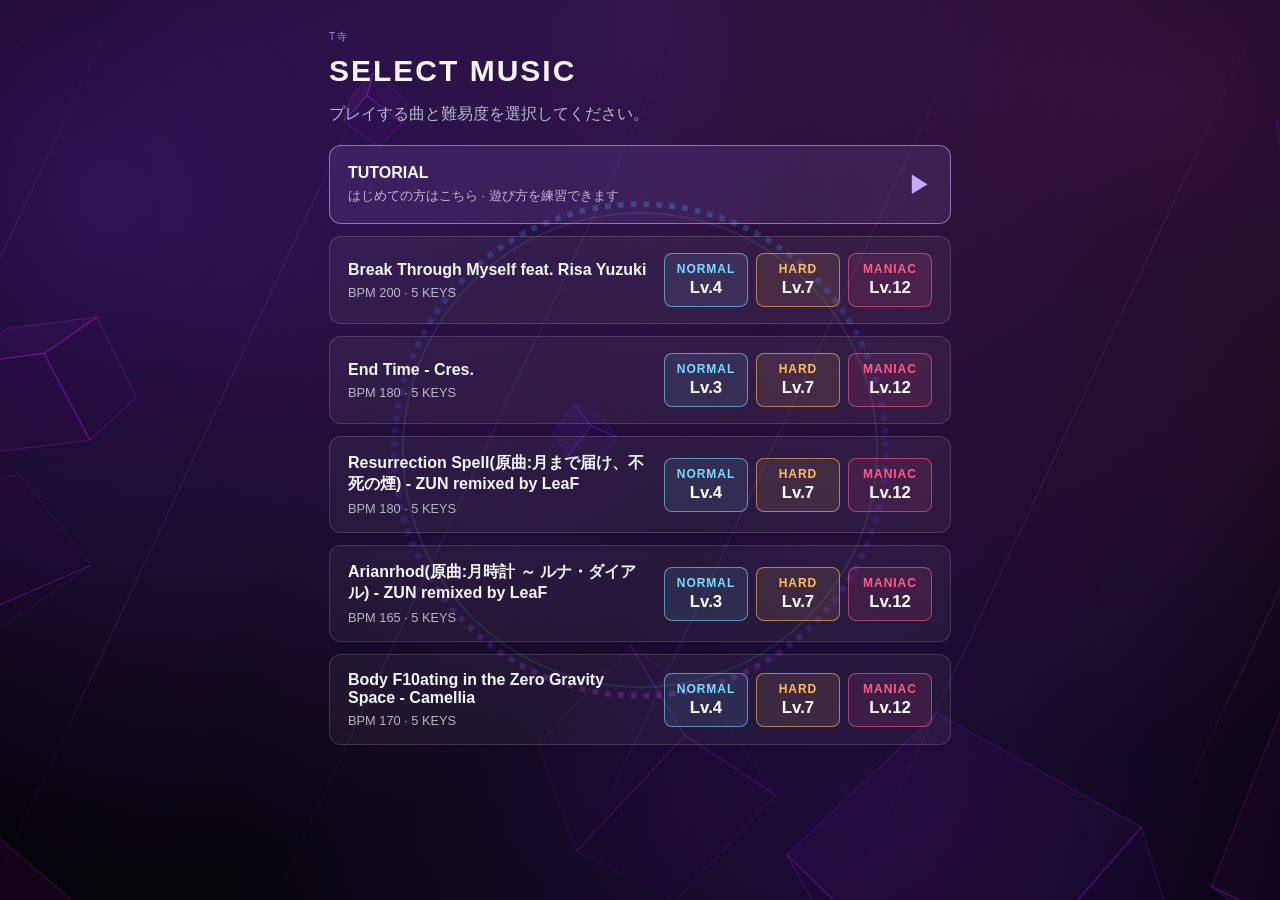
<file: index.html>
<!DOCTYPE html>
<html lang="ja">
<head>
  <meta charset="UTF-8">
  <meta name="viewport" content="width=device-width, initial-scale=1.0">
  <title>RhythmGame - 5 Keys</title>
  <link rel="stylesheet" href="style.css">
  <script src="songs.js" defer></script>
  <script src="game.js" defer></script>
  <script src="spectrum.js" defer></script>
  <script src="cubes.js" defer></script>
</head>
<body>
  <main class="game">

    <!-- 曲選択画面 -->
    <section id="songSelectScreen" class="screen">
      <header class="game-header">
        <div>
          <p class="eyebrow">T寺</p>
          <h1>SELECT MUSIC</h1>
        </div>
      </header>

      <p class="screen-description">
        プレイする曲と難易度を選択してください。
      </p>

      <div id="songList" class="song-list">
        <!-- 曲一覧はgame.jsから生成 -->
      </div>
    </section>

    <!-- ゲーム画面 -->
    <section id="gameScreen" class="screen" hidden>
      <header class="game-header">
        <div>
          <p class="eyebrow">T寺</p>
          <h1>RHYTHM GAME</h1>
          <p id="currentSongTitle" class="current-song-title"></p>
        </div>
        <div class="score-panel">
          <span>SCORE</span>
          <strong id="score">000000</strong>
        </div>
      </header>


      <section class="game-info">
            <span id="status">READY</span>
            <span>COMBO <strong id="combo">0</strong></span>
            <span>MISS <strong id="missCount">0</strong></span>
            <span>ACCURACY <strong id="playAccuracy">0.00%</strong></span>
            <span>5 KEYS</span>
      </section>


      <section class="playfield" id="playfield"
        aria-label="5鍵盤のゲーム画面">
        <div class="lanes" id="lanes"></div>
        <div class="judgment-line"></div>
        <div class="hit-flash" id="hitFlash"></div>
        <div id="judgmentPopup" class="judgment-popup" aria-live="polite"></div>
        <div id="tutorialMessage" class="tutorial-message" aria-live="polite" hidden></div>
        <div class="lane-labels" id="laneLabels"></div>
      </section>

      <!-- GROOVE GAUGE・SCOREパネル -->
      <section class="iidx-panel" aria-label="ゲージとスコア">
        <div class="gauge-row">
          <span class="gauge-label">GROOVE GAUGE</span>
          <div class="gauge-bar" id="gaugeBar">
            <div class="gauge-fill"></div>
          </div>
          <strong class="gauge-value"><span id="gaugeValue">22</span>%</strong>
        </div>
        <div class="panel-row">
          <div class="digital-box">
            <span>SCORE</span>
            <strong id="panelScore">000000</strong>
          </div>
          <div class="digital-box">
            <span>MAX COMBO</span>
            <strong id="panelMaxCombo">0</strong>
          </div>
        </div>
      </section>

      <section class="controls">
        <button id="startButton" type="button">ゲーム開始</button>
        <button id="backButton" type="button">曲選択に戻る</button>
        <p>キーボード：G H J K L</p>
        <p>スマホ：画面下の5レーンをタップ</p>
      </section>

      <div class="volume-control">
        <label for="volumeSlider">音量</label>
        <input
          type="range"
          id="volumeSlider"
          min="0"
          max="100"
          value="15"
        >
        <span id="volumeValue">15%</span>
      </div>
    </section>

    
    <!-- リザルト画面 -->
    <section id="resultScreen" class="screen" hidden>
    <header class="game-header">
        <div>
        <p class="eyebrow">T寺</p>
        <h1>RESULT</h1>
        <p id="resultSongTitle" class="current-song-title"></p>
        </div>
    </header>

    <div class="result-score">
        <span>SCORE</span>
        <strong id="resultScore">000000</strong>
    </div>

    <p id="resultClear" class="result-clear"></p>

    <div class="result-stats">
        <div class="result-stat">
        <span>MAX COMBO</span>
        <strong id="resultMaxCombo">0</strong>
        </div>
        <div class="result-stat">
        <span>MISS</span>
        <strong id="resultMiss">0</strong>
        </div>
        <p class="result-stat">
        正確度
        <span id="resultAccuracy">0.00%</span>
        </p>
    </div>

    <div class="result-judgments">
        <div>
        <span>PERFECT</span>
        <strong id="resultPerfect">0</strong>
        </div>
        <div>
        <span>GREAT</span>
        <strong id="resultGreat">0</strong>
        </div>
        <div>
        <span>MISS</span>
        <strong id="resultMissCount">0</strong>
        </div>
    </div>

    <section class="controls">
        <button id="retryButton" type="button">もう一度プレイ</button>
        <button id="resultBackButton" type="button">曲選択に戻る</button>
    </section>
    </section>


  </main>
</body>
</html>
</file>
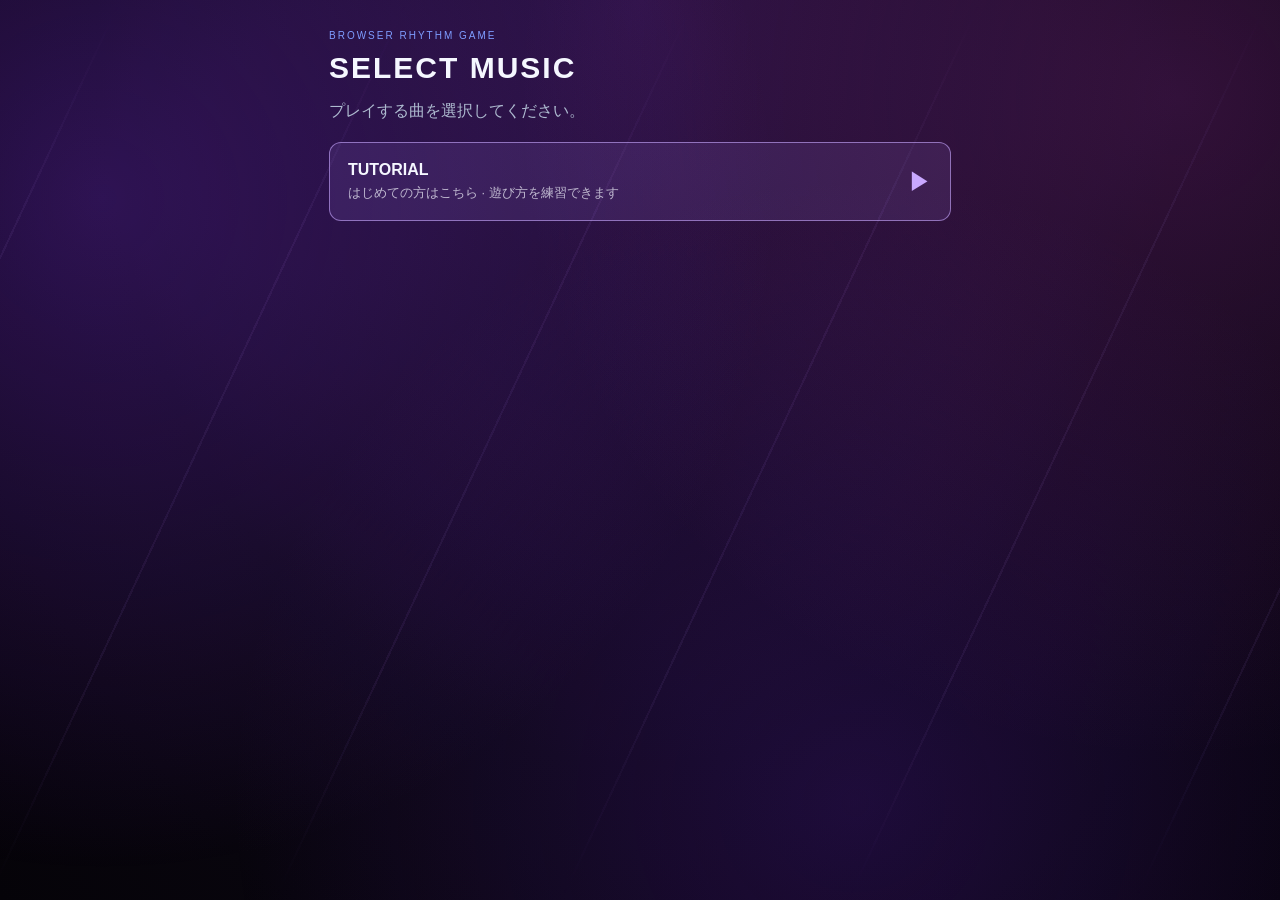
<file: indenx.html>
<!DOCTYPE html>
<html lang="ja">
<head>
  <meta charset="UTF-8">
  <meta name="viewport" content="width=device-width, initial-scale=1.0">
  <title>RhythmGame - 7 Keys</title>
  <link rel="stylesheet" href="style.css">
  <script src="game.js" defer></script>
</head>
<body>
  <main class="game">

    <!-- 曲選択画面 -->
    <section id="songSelectScreen" class="screen">
      <header class="game-header">
        <div>
          <p class="eyebrow">BROWSER RHYTHM GAME</p>
          <h1>SELECT MUSIC</h1>
        </div>
      </header>

      <p class="screen-description">
        プレイする曲を選択してください。
      </p>

      <div id="songList" class="song-list">
        <!-- 曲一覧はgame.jsから生成 -->
      </div>
    </section>

    <!-- ゲーム画面 -->
    <section id="gameScreen" class="screen" hidden>
      <header class="game-header">
        <div>
          <p class="eyebrow">BROWSER RHYTHM GAME</p>
          <h1>RHYTHM GAME</h1>
          <p id="currentSongTitle" class="current-song-title"></p>
        </div>
        <div class="score-panel">
          <span>SCORE</span>
          <strong id="score">000000</strong>
        </div>
      </header>


      <section class="game-info">
            <span id="status">READY</span>
            <span>COMBO <strong id="combo">0</strong></span>
            <span>MISS <strong id="missCount">0</strong></span>
            <span>ACCURACY <strong id="playAccuracy">0.00%</strong></span>
            <span>7 KEYS</span>
      </section>


      <section class="playfield" id="playfield"
        aria-label="7鍵盤のゲーム画面">
        <div class="lanes" id="lanes"></div>
        <div class="judgment-line"></div>
        <div class="hit-flash" id="hitFlash"></div>
        <div id="judgmentPopup" class="judgment-popup" aria-live="polite"></div>
        <div class="lane-labels" id="laneLabels"></div>
      </section>

      <section class="controls">
        <button id="startButton" type="button">ゲーム開始</button>
        <button id="backButton" type="button">曲選択に戻る</button>
        <p>キーボード：D F G Space J K L</p>
        <p>スマホ：画面下の7レーンをタップ</p>
      </section>

      <div class="volume-control">
        <label for="volumeSlider">音量</label>
        <input
          type="range"
          id="volumeSlider"
          min="0"
          max="100"
          value="15"
        >
        <span id="volumeValue">15%</span>
      </div>
    </section>

    
    <!-- リザルト画面 -->
    <section id="resultScreen" class="screen" hidden>
    <header class="game-header">
        <div>
        <p class="eyebrow">BROWSER RHYTHM GAME</p>
        <h1>RESULT</h1>
        <p id="resultSongTitle" class="current-song-title"></p>
        </div>
    </header>

    <div class="result-score">
        <span>SCORE</span>
        <strong id="resultScore">000000</strong>
    </div>

    <div class="result-stats">
        <div class="result-stat">
        <span>MAX COMBO</span>
        <strong id="resultMaxCombo">0</strong>
        </div>
        <div class="result-stat">
        <span>MISS</span>
        <strong id="resultMiss">0</strong>
        </div>
        <p class="result-stat">
        正確度
        <span id="resultAccuracy">0.00%</span>
        </p>
    </div>

    <div class="result-judgments">
        <div>
        <span>PERFECT</span>
        <strong id="resultPerfect">0</strong>
        </div>
        <div>
        <span>GREAT</span>
        <strong id="resultGreat">0</strong>
        </div>
        <div>
        <span>MISS</span>
        <strong id="resultMissCount">0</strong>
        </div>
    </div>

    <section class="controls">
        <button id="retryButton" type="button">もう一度プレイ</button>
        <button id="resultBackButton" type="button">曲選択に戻る</button>
    </section>
    </section>


  </main>
</body>
</html>
</file>
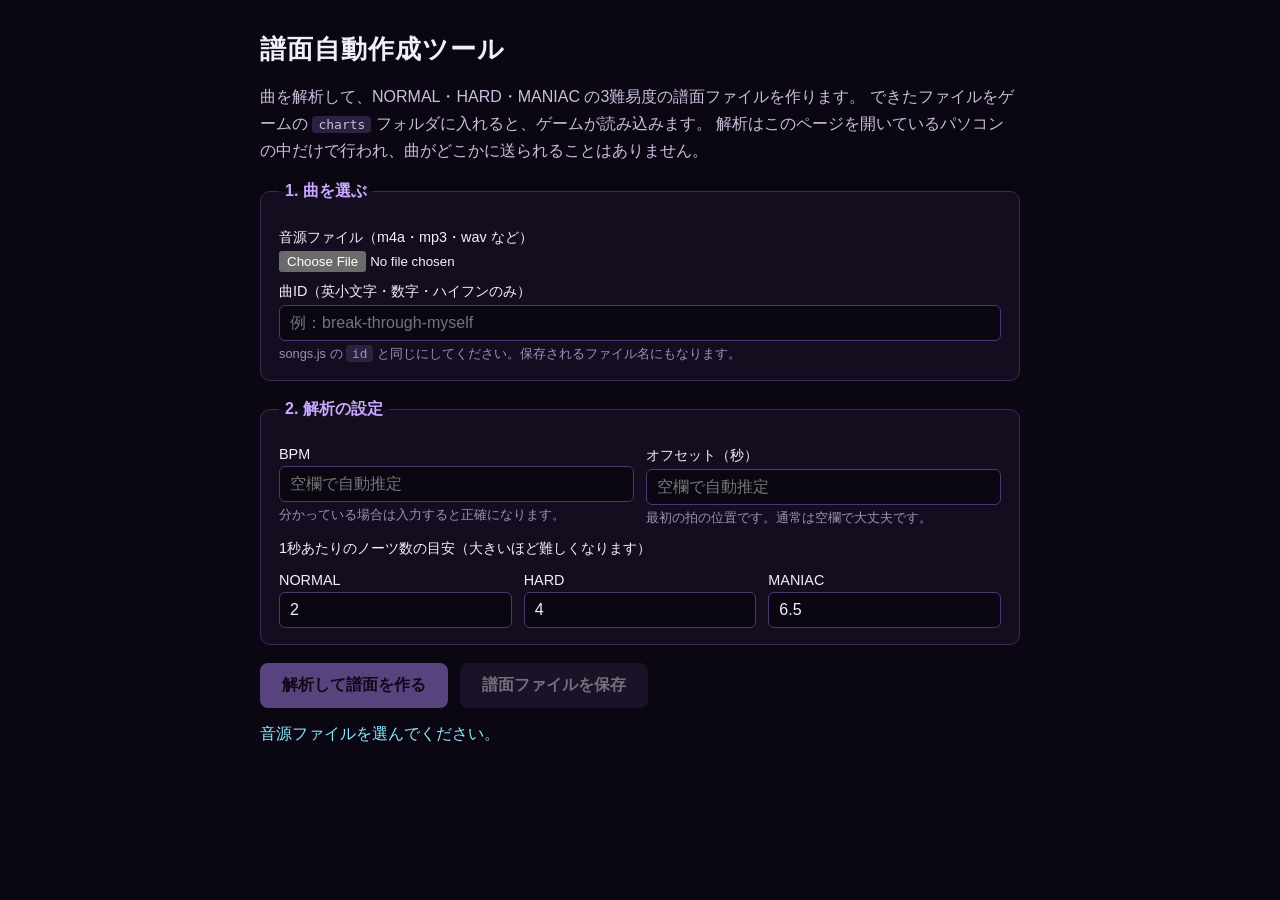
<file: tool/chart-maker.html>
<!DOCTYPE html>
<html lang="ja">
<head>
  <meta charset="UTF-8">
  <meta name="viewport" content="width=device-width, initial-scale=1.0">
  <title>譜面自動作成ツール</title>
  <style>
    :root {
      color-scheme: dark;
      font-family: "Segoe UI", "Yu Gothic UI", sans-serif;
      background: #0b0712;
      color: #f3eefc;
    }
    body { margin: 0; }
    main { width: min(100% - 32px, 760px); margin: 32px auto; }
    h1 { font-size: 1.6rem; margin: 0 0 4px; letter-spacing: 0.04em; }
    p { line-height: 1.7; color: #c9bfdc; }
    fieldset {
      margin: 0 0 18px;
      padding: 16px 18px;
      border: 1px solid #3a2a55;
      border-radius: 10px;
      background: #140d20;
    }
    legend { padding: 0 6px; color: #c9a8ff; font-weight: 700; }
    label { display: block; margin: 10px 0 4px; font-size: 0.9rem; }
    .hint { font-size: 0.8rem; color: #9d90b5; margin: 2px 0 0; }
    input[type="text"], input[type="number"] {
      width: 100%;
      box-sizing: border-box;
      padding: 8px 10px;
      border: 1px solid #4a3870;
      border-radius: 6px;
      background: #0b0712;
      color: inherit;
      font: inherit;
    }
    .row { display: grid; grid-template-columns: repeat(auto-fit, minmax(180px, 1fr)); gap: 12px; }
    table { width: 100%; border-collapse: collapse; margin-top: 8px; }
    th, td { padding: 8px 10px; border-bottom: 1px solid #2d2142; text-align: left; }
    th { color: #c9a8ff; font-weight: 600; font-size: 0.85rem; }
    button {
      padding: 12px 22px;
      border: 0;
      border-radius: 8px;
      background: #b48cff;
      color: #12081f;
      font: inherit;
      font-weight: 700;
      cursor: pointer;
    }
    button:disabled { opacity: 0.45; cursor: not-allowed; }
    button.secondary { background: #2d2142; color: #f3eefc; }
    .actions { display: flex; gap: 12px; flex-wrap: wrap; align-items: center; }
    #status { margin: 12px 0; min-height: 1.5em; color: #8ceaff; }
    progress { width: 100%; height: 10px; }
    code { background: #2d2142; padding: 1px 6px; border-radius: 4px; }
  </style>
</head>
<body>
  <main>
    <h1>譜面自動作成ツール</h1>
    <p>
      曲を解析して、NORMAL・HARD・MANIAC の3難易度の譜面ファイルを作ります。
      できたファイルをゲームの <code>charts</code> フォルダに入れると、ゲームが読み込みます。
      解析はこのページを開いているパソコンの中だけで行われ、曲がどこかに送られることはありません。
    </p>

    <fieldset>
      <legend>1. 曲を選ぶ</legend>
      <label for="audioFile">音源ファイル（m4a・mp3・wav など）</label>
      <input type="file" id="audioFile" accept="audio/*">

      <label for="songId">曲ID（英小文字・数字・ハイフンのみ）</label>
      <input type="text" id="songId" placeholder="例：break-through-myself">
      <p class="hint">songs.js の <code>id</code> と同じにしてください。保存されるファイル名にもなります。</p>
    </fieldset>

    <fieldset>
      <legend>2. 解析の設定</legend>
      <div class="row">
        <div>
          <label for="bpm">BPM</label>
          <input type="number" id="bpm" min="40" max="300" step="0.01" placeholder="空欄で自動推定">
          <p class="hint">分かっている場合は入力すると正確になります。</p>
        </div>
        <div>
          <label for="offset">オフセット（秒）</label>
          <input type="number" id="offset" min="0" max="5" step="0.001" placeholder="空欄で自動推定">
          <p class="hint">最初の拍の位置です。通常は空欄で大丈夫です。</p>
        </div>
      </div>

      <label>1秒あたりのノーツ数の目安（大きいほど難しくなります）</label>
      <div class="row">
        <div>
          <label for="densityNormal">NORMAL</label>
          <input type="number" id="densityNormal" min="0.5" max="15" step="0.1">
        </div>
        <div>
          <label for="densityHard">HARD</label>
          <input type="number" id="densityHard" min="0.5" max="15" step="0.1">
        </div>
        <div>
          <label for="densityManiac">MANIAC</label>
          <input type="number" id="densityManiac" min="0.5" max="15" step="0.1">
        </div>
      </div>
    </fieldset>

    <div class="actions">
      <button type="button" id="analyseButton" disabled>解析して譜面を作る</button>
      <button type="button" id="downloadButton" class="secondary" disabled>譜面ファイルを保存</button>
    </div>
    <p id="status">音源ファイルを選んでください。</p>
    <progress id="progress" value="0" max="1" hidden></progress>

    <fieldset id="resultBox" hidden>
      <legend>3. 結果</legend>
      <p id="resultSummary"></p>
      <table>
        <thead>
          <tr><th>難易度</th><th>レベル</th><th>ノーツ数</th><th>1秒あたり</th></tr>
        </thead>
        <tbody id="resultTable"></tbody>
      </table>
      <p class="hint">
        保存したファイルを、ゲームのフォルダの <code>charts</code> の中に入れてください。
        同じ名前のファイルがある場合は上書きします。
      </p>
    </fieldset>
  </main>

  <script src="chart-maker.js"></script>
  <script>
    const audioFileInput = document.getElementById("audioFile");
    const songIdInput = document.getElementById("songId");
    const bpmInput = document.getElementById("bpm");
    const offsetInput = document.getElementById("offset");
    const densityInputs = {
      NORMAL: document.getElementById("densityNormal"),
      HARD: document.getElementById("densityHard"),
      MANIAC: document.getElementById("densityManiac"),
    };
    const analyseButton = document.getElementById("analyseButton");
    const downloadButton = document.getElementById("downloadButton");
    const statusElement = document.getElementById("status");
    const progressElement = document.getElementById("progress");
    const resultBox = document.getElementById("resultBox");
    const resultSummary = document.getElementById("resultSummary");
    const resultTable = document.getElementById("resultTable");

    let lastFileText = "";
    let lastSongId = "";

    // 初期値を入れる
    for (const [name, input] of Object.entries(densityInputs)) {
      input.value = ChartMaker.DEFAULT_DIFFICULTIES[name].density;
    }

    // ファイル名から曲IDの候補を作る
    audioFileInput.addEventListener("change", () => {
      const file = audioFileInput.files[0];
      analyseButton.disabled = !file;
      if (!file) return;

      if (!songIdInput.value) {
        songIdInput.value = file.name
          .replace(/\.[^.]+$/, "")
          .toLowerCase()
          .replace(/[^a-z0-9]+/g, "-")
          .replace(/^-+|-+$/g, "");
      }
      statusElement.textContent = "「解析して譜面を作る」を押してください。";
    });

    analyseButton.addEventListener("click", async () => {
      const file = audioFileInput.files[0];
      const songId = songIdInput.value.trim();

      if (!file) return;
      if (!/^[a-z0-9-]+$/.test(songId)) {
        alert("曲IDは英小文字・数字・ハイフンだけで入力してください。");
        return;
      }

      analyseButton.disabled = true;
      downloadButton.disabled = true;
      resultBox.hidden = true;
      progressElement.hidden = false;
      progressElement.value = 0;

      try {
        statusElement.textContent = "音源を読み込んでいます…";
        const arrayBuffer = await file.arrayBuffer();
        const context = new AudioContext();
        const buffer = await context.decodeAudioData(arrayBuffer);
        context.close();

        // ステレオを1つにまとめる
        const samples = new Float32Array(buffer.length);
        for (let channel = 0; channel < buffer.numberOfChannels; channel++) {
          const data = buffer.getChannelData(channel);
          for (let i = 0; i < data.length; i++) samples[i] += data[i] / buffer.numberOfChannels;
        }

        statusElement.textContent = "曲を解析しています…";
        const difficulties = {};
        for (const [name, input] of Object.entries(densityInputs)) {
          const value = Number(input.value);
          if (value > 0) difficulties[name] = { density: value };
        }

        const charts = await ChartMaker.generateCharts(samples, buffer.sampleRate, {
          songId,
          bpm: Number(bpmInput.value) || undefined,
          offset: offsetInput.value === "" ? undefined : Number(offsetInput.value),
          difficulties,
          onProgress: (ratio) => { progressElement.value = ratio; },
        });

        lastFileText = ChartMaker.toChartFile(songId, charts);
        lastSongId = songId;

        resultSummary.textContent =
          `BPM ${charts.bpm}・オフセット ${charts.offset}秒・曲の長さ ${charts.duration}秒`;
        resultTable.replaceChildren();
        for (const name of ["NORMAL", "HARD", "MANIAC"]) {
          const chart = charts[name];
          const row = document.createElement("tr");
          const perSecond = (chart.notes.length / Math.max(1, charts.duration - 2)).toFixed(1);
          for (const text of [name, `Lv.${chart.level}`, chart.notes.length, perSecond]) {
            const cell = document.createElement("td");
            cell.textContent = text;
            row.appendChild(cell);
          }
          resultTable.appendChild(row);
        }

        resultBox.hidden = false;
        downloadButton.disabled = false;
        statusElement.textContent = "完成しました。「譜面ファイルを保存」を押してください。";
      } catch (error) {
        console.error(error);
        statusElement.textContent = "解析に失敗しました。別の形式の音源で試してください。";
      } finally {
        analyseButton.disabled = false;
        progressElement.hidden = true;
      }
    });

    // 譜面ファイルを保存
    downloadButton.addEventListener("click", () => {
      const blob = new Blob([lastFileText], { type: "text/javascript" });
      const link = document.createElement("a");
      link.href = URL.createObjectURL(blob);
      link.download = `${lastSongId}.js`;
      link.click();
      setTimeout(() => URL.revokeObjectURL(link.href), 1000);
    });
  </script>
</body>
</html>
</file>
<file: style.css>
* {
  box-sizing: border-box;
}

:root {
  color-scheme: dark;
  font-family: "Segoe UI", sans-serif;
  background: #10131b;
  color: #f5f7ff;
}

body {
  margin: 0;
  min-height: 100vh;
  background: radial-gradient(ellipse at top, #202b45 0%, #10131b 65%);
}

button {
  font: inherit;
}

.game {
  width: min(100%, 650px);
  margin: 0 auto;
  padding: 20px 14px 28px;
}

.game-header {
  display: flex;
  justify-content: space-between;
  align-items: center;
  gap: 12px;
}

.eyebrow {
  color: #7e9cff;
  font-size: 10px;
  letter-spacing: 2px;
}

h1 {
  margin: 4px 0;
  font-size: clamp(20px, 5vw, 30px);
  letter-spacing: 2px;
}

.score-panel {
  text-align: right;
}

.score-panel span {
  display: block;
  color: #9aa8c7;
  font-size: 11px;
}

.score-panel strong {
  font-size: 24px;
  font-variant-numeric: tabular-nums;
}

.game-info {
  display: flex;
  justify-content: space-between;
  margin: 20px 0 8px;
  color: #aebbd7;
  font-size: 12px;
  letter-spacing: 1px;
}

#status {
  color: #75e5c2;
}

.playfield {
  position: relative;
  display: grid;
  grid-template-rows: 1fr 66px;
  height: min(62vh, 560px);
  min-height: 380px;
  overflow: hidden;
  border: 1px solid #35415d;
  border-radius: 8px;
  background: #090c13;
  isolation: isolate;
}

.lanes {
  position: absolute;
  inset: 0 0 66px;
  display: grid;
  grid-template-columns: repeat(5, minmax(0, 1fr));
}

.lane {
  position: relative;
  overflow: hidden;
  border-right: 1px solid #30394e;
  background: linear-gradient(#141b2a, #101522);
  padding: 0;
  touch-action: none;
  -webkit-tap-highlight-color: transparent;
}

.lane:nth-child(even) {
  background: linear-gradient(#1a2234, #141a29);
}

.lane:last-child {
  border-right: 0;
}

.lane.active {
  background: #344b70;
}

.note {
  position: absolute;
  left: 7%;
  width: 86%;
  height: 13px;
  border-radius: 4px;
  background: linear-gradient(180deg, #b9f9ff, #58b9ff);
  box-shadow: 0 0 12px #50baff88;
  pointer-events: none;
}

.judgment-line {
  position: absolute;
  z-index: 2;
  left: 0;
  right: 0;
  bottom: 66px;
  height: 3px;
  background: #8ceaff;
  box-shadow: 0 0 12px #65dfff;
  pointer-events: none;
}

.hit-flash {
  position: absolute;
  z-index: 3;
  bottom: 66px;
  left: 0;
  right: 0;
  height: 0;
  background: #8ceaff66;
  pointer-events: none;
}

.lane-labels {
  position: absolute;
  z-index: 4;
  bottom: 0;
  left: 0;
  right: 0;
  height: 66px;
  display: grid;
  grid-template-columns: repeat(5, minmax(0, 1fr));
  background: #080a10;
}

.lane-key {
  display: flex;
  align-items: center;
  justify-content: center;
  border: 1px solid #3b4862;
  border-bottom: 0;
  border-radius: 5px 5px 0 0;
  color: #f4f7ff;
  font-size: clamp(12px, 3.2vw, 17px);
  font-weight: 700;
  user-select: none;
  touch-action: none;
}

.lane-key.pressed {
  color: #09111c;
  background: #8ceaff;
}

.controls {
  text-align: center;
  margin-top: 18px;
}

#startButton {
  width: min(100%, 320px);
  padding: 14px 20px;
  border: 0;
  border-radius: 8px;
  color: #07121d;
  background: #8ceaff;
  font-weight: 800;
  cursor: pointer;
}

#startButton:active {
  transform: scale(0.98);
}

.controls p {
  margin: 10px 0;
  color: #aab5ce;
  font-size: 12px;
}

/* 画面切り替え */
.screen[hidden] {
  display: none !important;
}

.screen-description {
  color: #aebbd0;
  margin: 12px 0 20px;
}

.current-song-title {
  color: #aebbd0;
  font-size: 0.9rem;
  margin-top: 6px;
}

/* 曲一覧 */
.song-list {
  display: grid;
  grid-template-columns: 1fr;
  gap: 12px;
  margin-top: 16px;
}

.song-card {
  display: flex;
  align-items: center;
  justify-content: space-between;
  gap: 12px;
  width: 100%;
  padding: 18px;
  color: inherit;
  text-align: left;
  background: rgba(255, 255, 255, 0.05);
  border: 1px solid rgba(255, 255, 255, 0.14);
  border-radius: 12px;
  cursor: pointer;
  transition: background 0.15s, border-color 0.15s;
}

.song-card:hover,
.song-card:focus-visible {
  background: rgba(90, 150, 255, 0.14);
  border-color: #6da5ff;
  outline: none;
}

.song-card:active {
  transform: scale(0.99);
}

.song-card-info {
  display: flex;
  flex-direction: column;
  gap: 6px;
}

.song-card-title {
  font-size: 1rem;
  font-weight: 700;
}

.song-card-detail {
  font-size: 0.8rem;
  opacity: 0.7;
}

.song-card-play {
  font-size: 1.5rem;
  color: #6da5ff;
}

#backButton {
  margin-left: 8px;
}

/* コンボ・ミス表示 */
.game-info strong {
  color: #ffffff;
  font-size: 1.1rem;
  margin-left: 4px;
}

/* リザルト画面 */
.result-score {
  display: flex;
  flex-direction: column;
  align-items: center;
  gap: 8px;
  margin: 28px 0;
}

.result-score span,
.result-stat span {
  color: #aebbd0;
  font-size: 0.85rem;
}

.result-score strong {
  font-size: clamp(2rem, 8vw, 3.5rem);
  letter-spacing: 0.08em;
}

.result-stats {
  display: grid;
  grid-template-columns: repeat(2, minmax(0, 1fr));
  gap: 12px;
  margin-bottom: 20px;
}

.result-stat {
  display: flex;
  flex-direction: column;
  gap: 8px;
  padding: 18px;
  background: rgba(255, 255, 255, 0.05);
  border: 1px solid rgba(255, 255, 255, 0.12);
  border-radius: 12px;
}

.result-stat strong {
  font-size: 1.8rem;
}

.result-judgments {
  display: grid;
  gap: 12px;
  padding: 18px;
  margin-bottom: 24px;
  background: rgba(255, 255, 255, 0.04);
  border-radius: 12px;
}

.result-judgments > div {
  display: flex;
  justify-content: space-between;
  align-items: center;
}

.result-judgments > div:nth-child(1) span {
  color: #93c5fd;
}

.result-judgments > div:nth-child(2) span {
  color: #86efac;
}

.result-judgments > div:nth-child(3) span {
  color: #fca5a5;
}

/* 判定表示の基本設定 */
.judgment-popup {
  position: absolute;
  z-index: 10;
  top: 38%;
  left: 50%;
  transform: translate(-50%, 10px) scale(0.8);
  opacity: 0;
  pointer-events: none;
  white-space: nowrap;
  font-size: clamp(1.6rem, 6vw, 2.8rem);
  font-weight: 900;
  font-style: italic;
  letter-spacing: 0.08em;
  text-align: center;
  text-shadow: 0 0 12px currentColor;
}

/* 判定が出るときのアニメーション */
.judgment-popup.show {
  animation: judgment-appear 0.55s ease-out forwards;
}

/* PERFECT */
.judgment-popup.judgment-perfect {
  color: #8be9ff;
}

/* GREAT */
.judgment-popup.judgment-great {
  color: #8dffb0;
}

/* MISS */
.judgment-popup.judgment-miss {
  color: #ff7272;
}

@keyframes judgment-appear {
  0% {
    opacity: 0;
    transform: translate(-50%, 10px) scale(0.8);
  }

  20% {
    opacity: 1;
    transform: translate(-50%, 0) scale(1.15);
  }

  40% {
    opacity: 1;
    transform: translate(-50%, 0) scale(1);
  }

  100% {
    opacity: 0;
    transform: translate(-50%, -12px) scale(1);
  }
}

/* スマートフォン向け */
@media (max-width: 480px) {
  .game {
    padding: 14px 8px 20px;
  }

  .playfield {
    height: 58vh;
    min-height: 340px;
  }

  .lane-key {
    font-size: 12px;
  }

  .song-card {
    padding: 15px;
  }

  #backButton {
    margin: 8px 0 0;
  }
}

/* =========================================
   Space キー：盾型ボックス＋ターンテーブル
   （追加分のみ。既存ルールは変更しない）
   ========================================= */
.lane-labels .lane-key:first-child {
  position: relative;
  isolation: isolate;
  border: 0;
  border-radius: 0;
  background: #4a5875; /* 盾の枠線の色 */
  clip-path: polygon(0 0, 100% 0, 100% 78%, 50% 100%, 0 78%);
  color: #0b1220;
  font-size: 10px;
  letter-spacing: 1px;
}

/* 盾の内側（枠線1pxを残して塗る） */
.lane-labels .lane-key:first-child::before {
  content: "";
  position: absolute;
  inset: 1px;
  z-index: -2;
  background: linear-gradient(180deg, #1c2438, #0e1320);
  clip-path: polygon(0 0, 100% 0, 100% 78%, 50% 100%, 0 78%);
}

/* ターンテーブル（円形のまま盾の中に収める） */
.lane-labels .lane-key:first-child::after {
  content: "";
  position: absolute;
  z-index: -1;
  top: 50%;
  left: 50%;
  width: min(46px, 62%);
  aspect-ratio: 1;
  border-radius: 50%;
  transform: translate(-50%, -50%);
  background:
    radial-gradient(circle, #dfe7f5 0 26%, #11151e 27% 31%, transparent 32%),
    conic-gradient(from 0deg, #ffffff99 0 5deg, transparent 5deg 360deg),
    repeating-radial-gradient(circle, #1d212b 0 2px, #2a2f3b 2px 3px);
  box-shadow: 0 0 0 2px #5d6a85, 0 2px 6px rgba(0, 0, 0, 0.6);
}

/* 押している間：枠が光り、円盤が回る */
.lane-labels .lane-key:first-child.pressed {
  background: #8ceaff;
  color: #0b1220;
}

.lane-labels .lane-key:first-child.pressed::after {
  animation: sp-spin 0.35s linear infinite;
  box-shadow: 0 0 0 2px #8ceaff, 0 0 12px #65dfff;
}

/* =========================================
   IIDX風 キー・レーンデザイン（追加分のみ）
   ========================================= */

/* ---- キー部分の台座 ---- */
.lane-labels {
  background: linear-gradient(180deg, #2a2f3a, #14171e);
}

.lane-labels .lane-key {
  position: relative;
  isolation: isolate;
  border: 0;
  border-radius: 0;
  background: transparent;
  font-size: 13px;
}

/* ---- H J K L のボタン本体 ---- */
.lane-labels .lane-key:not(:first-child)::before {
  content: "";
  position: absolute;
  z-index: -1;
  inset: 7px 9px 9px;
  border-radius: 4px;
  transition: background 0.05s, box-shadow 0.05s;
}

/* 白鍵（H・K） */
.lane-labels .lane-key:nth-child(2),
.lane-labels .lane-key:nth-child(4) {
  color: #1a1f2a;
}

.lane-labels .lane-key:nth-child(2)::before,
.lane-labels .lane-key:nth-child(4)::before {
  background: linear-gradient(180deg, #ffffff, #c9ced8 70%, #9aa1ae);
  box-shadow: inset 0 -3px 0 #7d8492, 0 2px 4px rgba(0, 0, 0, 0.6);
}

/* 黒鍵（J・L） */
.lane-labels .lane-key:nth-child(3),
.lane-labels .lane-key:nth-child(5) {
  color: #e8ecf5;
}

.lane-labels .lane-key:nth-child(3)::before,
.lane-labels .lane-key:nth-child(5)::before {
  background: linear-gradient(180deg, #3a3f4a, #15181f 70%, #0b0d12);
  box-shadow: inset 0 0 0 1px #5a6170, inset 0 -3px 0 #000, 0 2px 4px rgba(0, 0, 0, 0.6);
}

/* 押したとき（H J K L） */
.lane-labels .lane-key.pressed {
  background: transparent;
  color: #06121c;
}

.lane-labels .lane-key:not(:first-child).pressed::before {
  background: linear-gradient(180deg, #ffffff, #8ceaff);
  box-shadow: 0 0 14px #65dfff, inset 0 0 0 1px #ffffff;
  transform: translateY(1px);
}

/* ---- ターンテーブル（Space） ---- */
.lane-labels .lane-key:first-child {
  background: linear-gradient(180deg, #232836, #0f1218);
  box-shadow: inset 0 0 0 1px #3b4458;
  color: #ffffff;
  font-size: 9px;
}

.lane-labels .lane-key:first-child::after {
  content: "";
  position: absolute;
  z-index: -1;
  top: 50%;
  left: 50%;
  width: min(52px, 78%);
  aspect-ratio: 1;
  border-radius: 50%;
  transform: translate(-50%, -50%);
  background:
    radial-gradient(circle, #2f6bff 0 24%, #0d1a4a 25% 27%, transparent 28%),
    conic-gradient(from 0deg, #ffffffcc 0 4deg, transparent 4deg 360deg),
    repeating-radial-gradient(circle, #15181f 0 2px, #22262f 2px 3px);
  box-shadow:
    0 0 0 3px #b9c0cc,
    0 0 0 5px #5d6472,
    0 3px 8px rgba(0, 0, 0, 0.7);
}

.lane-labels .lane-key:first-child.pressed {
  background: linear-gradient(180deg, #24405a, #0f1218);
  color: #ffffff;
}

.lane-labels .lane-key:first-child.pressed::after {
  animation: sp-spin 0.35s linear infinite;
  box-shadow:
    0 0 0 3px #8ceaff,
    0 0 0 5px #3c8fb0,
    0 0 14px #65dfff;
}

@keyframes sp-spin {
  from { transform: translate(-50%, -50%) rotate(0deg); }
  to   { transform: translate(-50%, -50%) rotate(360deg); }
}

/* ---- レーン背景の色分け ---- */
.lane:nth-child(1) {
  background: linear-gradient(#1c1418, #120d10);
}

.lane:nth-child(2),
.lane:nth-child(4) {
  background: linear-gradient(#1a1e27, #14171e);
}

.lane:nth-child(3),
.lane:nth-child(5) {
  background: linear-gradient(#0c0e13, #08090d);
}

.lane.active {
  background: #344b70;
}

/* ---- ノーツの色分け（スクラッチ赤・白鍵白・黒鍵青） ---- */
.lane:nth-child(1) .note {
  background: linear-gradient(180deg, #ffb3b3, #ff4d5e);
  box-shadow: 0 0 12px #ff4d5e88;
}

.lane:nth-child(2) .note,
.lane:nth-child(4) .note {
  background: linear-gradient(180deg, #ffffff, #cfd6e4);
  box-shadow: 0 0 10px #ffffff66;
}

.lane-labels .lane-key:first-child::before {
  display: none;
}

/* =========================================
   GROOVE GAUGE・SCOREパネル（追加分のみ）
   ========================================= */
.iidx-panel {
  margin-top: 10px;
  padding: 10px 12px 12px;
  border: 1px solid #35415d;
  border-radius: 8px;
  background: linear-gradient(180deg, #1a1f2b, #0c0f16);
  box-shadow: inset 0 1px 0 rgba(255, 255, 255, 0.08);
}

/* ---- ゲージ ---- */
.gauge-row {
  display: grid;
  grid-template-columns: auto 1fr auto;
  align-items: center;
  gap: 10px;
}

.gauge-label {
  color: #9aa8c7;
  font-size: 10px;
  letter-spacing: 1.5px;
  white-space: nowrap;
}

.gauge-bar {
  --gauge: 22%;
  position: relative;
  height: 16px;
  overflow: hidden;
  border: 1px solid #3b4862;
  border-radius: 2px;
  /* 空いている部分（暗い水色・暗い赤） */
  background: linear-gradient(to right, #0d3442 0 80%, #43111a 80% 100%);
}

/* たまっている部分（水色・80%から赤） */
.gauge-fill {
  position: absolute;
  inset: 0;
  background: linear-gradient(to right, #1fd3ff 0 80%, #ff3b4f 80% 100%);
  clip-path: inset(0 calc(100% - var(--gauge)) 0 0);
  transition: clip-path 0.1s linear;
}

/* 2%ごとの区切り線 */
.gauge-bar::after {
  content: "";
  position: absolute;
  inset: 0;
  background: repeating-linear-gradient(
    to right,
    transparent 0 calc(2% - 2px),
    #07090d calc(2% - 2px) 2%
  );
  pointer-events: none;
}

/* クリアライン以上で光る */
.gauge-bar.clear {
  box-shadow: 0 0 10px rgba(255, 59, 79, 0.6);
}

.gauge-value {
  min-width: 3.4em;
  text-align: right;
  color: #ffffff;
  font-family: "Consolas", "Courier New", monospace;
  font-size: 22px;
  font-variant-numeric: tabular-nums;
}

.gauge-value span {
  font-size: inherit;
}

/* ---- SCORE / MAX COMBO ---- */
.panel-row {
  display: grid;
  grid-template-columns: repeat(2, minmax(0, 1fr));
  gap: 10px;
  margin-top: 10px;
}

.digital-box {
  display: flex;
  flex-direction: column;
  gap: 4px;
}

.digital-box span {
  color: #9aa8c7;
  font-size: 10px;
  letter-spacing: 1.5px;
}

.digital-box strong {
  padding: 4px 10px;
  border: 1px solid #3b4862;
  border-radius: 3px;
  background: #050608;
  color: #f5f7ff;
  font-family: "Consolas", "Courier New", monospace;
  font-size: 22px;
  letter-spacing: 2px;
  text-align: right;
  font-variant-numeric: tabular-nums;
  text-shadow: 0 0 6px rgba(140, 234, 255, 0.55);
}

/* ---- リザルトの CLEAR / FAILED ---- */
.result-clear {
  margin: -12px 0 20px;
  text-align: center;
  font-size: clamp(1.4rem, 5vw, 2rem);
  font-weight: 900;
  font-style: italic;
  letter-spacing: 0.12em;
}

.result-clear.is-clear {
  color: #ffd66b;
  text-shadow: 0 0 12px rgba(255, 178, 0, 0.55);
}

.result-clear.is-failed {
  color: #ff7272;
  text-shadow: 0 0 12px rgba(255, 39, 34, 0.55);
}

@media (max-width: 480px) {
  .gauge-label { font-size: 9px; letter-spacing: 1px; }
  .gauge-value,
  .digital-box strong { font-size: 18px; }
}

/* =========================================
   判定ラインのフラッシュ演出（追加分のみ）
   ========================================= */

/* ---- レーンごとの光の色 ---- */
.lane:nth-child(1) { --beam: 255, 90, 110; }   /* G：赤 */
.lane:nth-child(2),
.lane:nth-child(4) { --beam: 220, 240, 255; }  /* H・K：白 */
.lane:nth-child(3),
.lane:nth-child(5) { --beam: 90, 190, 255; }   /* J・L：青 */

/* ---- 押している間のレーンビーム ---- */
/* 押したときの単色の背景をやめて、元のレーン色に戻す */
.lane.active:nth-child(1) {
  background: linear-gradient(#1c1418, #120d10);
}

.lane.active:nth-child(2),
.lane.active:nth-child(4) {
  background: linear-gradient(#1a1e27, #14171e);
}

.lane.active:nth-child(3),
.lane.active:nth-child(5) {
  background: linear-gradient(#0c0e13, #08090d);
}

/* 判定ラインから上に伸びる光 */
.lane::before {
  content: "";
  position: absolute;
  left: 0;
  right: 0;
  bottom: 0;
  height: 65%;
  background: linear-gradient(
    to top,
    rgba(var(--beam), 1),
    rgba(var(--beam), 0.45) 45%,
    transparent
  );
  opacity: 0;
  transition: opacity 0.15s ease-out;
  pointer-events: none;
}

.lane.active::before {
  opacity: 1;
  transition: none;
}

/* ---- ノーツを取ったときのフラッシュ ---- */
.hit-flash {
  top: 0;
  height: auto;
  display: grid;
  grid-template-columns: repeat(5, minmax(0, 1fr));
  background: none;
}

.flash-cell {
  position: relative;
}

.flash-cell:nth-child(1) { --flash: 255, 90, 110; }
.flash-cell:nth-child(2),
.flash-cell:nth-child(4) { --flash: 200, 230, 255; }
.flash-cell:nth-child(3),
.flash-cell:nth-child(5) { --flash: 90, 190, 255; }

/* 判定ライン上の丸い光 */
.flash-cell::before {
  content: "";
  position: absolute;
  left: -20%;
  right: -20%;
  bottom: -30px;
  height: 90px;
  background: radial-gradient(
    ellipse at center,
    rgba(255, 255, 255, 0.95) 0 12%,
    rgba(var(--flash), 0.75) 28%,
    transparent 62%
  );
  opacity: 0;
}

/* 上に伸びる光の柱 */
.flash-cell::after {
  content: "";
  position: absolute;
  left: 18%;
  right: 18%;
  bottom: 0;
  height: 55%;
  background: linear-gradient(
    to top,
    rgba(255, 255, 255, 0.9),
    rgba(var(--flash), 0.45) 30%,
    transparent
  );
  opacity: 0;
  transform-origin: bottom center;
}

.flash-cell.flash-perfect::before,
.flash-cell.flash-great::before {
  animation: flash-burst 0.28s ease-out;
}

.flash-cell.flash-perfect::after,
.flash-cell.flash-great::after {
  animation: flash-column 0.22s ease-out;
}

/* GREATは少し控えめに */
.flash-cell.flash-great::before,
.flash-cell.flash-great::after {
  filter: saturate(0.6) brightness(0.8);
}

@keyframes flash-burst {
  0%   { opacity: 1; transform: scale(0.6); }
  100% { opacity: 0; transform: scale(1.25); }
}

@keyframes flash-column {
  0%   { opacity: 1; transform: scaleY(1); }
  100% { opacity: 0; transform: scaleY(0.3); }
}

/* 動きを減らす設定の人には短く控えめに */
@media (prefers-reduced-motion: reduce) {
  .flash-cell.flash-perfect::before,
  .flash-cell.flash-great::before,
  .flash-cell.flash-perfect::after,
  .flash-cell.flash-great::after {
    animation-duration: 0.12s;
  }
}

/* =========================================
   ページ全体の動く背景（追加分のみ）
   ========================================= */

/* 背景の光をページの後ろに置くための設定 */
body {
  position: relative;
  isolation: isolate;
  overflow-x: hidden;
}

/* ---- ゆっくり漂う光 ---- */
body::before {
  content: "";
  position: fixed;
  inset: -20%;
  z-index: -1;
  background:
    radial-gradient(circle at 20% 30%, rgba(40, 120, 255, 0.32), transparent 40%),
    radial-gradient(circle at 80% 22%, rgba(170, 60, 255, 0.24), transparent 38%),
    radial-gradient(circle at 62% 78%, rgba(0, 210, 255, 0.22), transparent 42%);
  animation: bg-drift 40s ease-in-out infinite alternate;
  pointer-events: none;
}

@keyframes bg-drift {
  0%   { transform: translate(0, 0) rotate(0deg) scale(1); }
  50%  { transform: translate(4%, -3%) rotate(8deg) scale(1.08); }
  100% { transform: translate(-3%, 4%) rotate(-6deg) scale(1); }
}

/* ---- 斜めに流れる光の筋 ---- */
body::after {
  content: "";
  position: fixed;
  top: 0;
  bottom: 0;
  left: -300px;
  width: calc(100% + 300px);
  z-index: -1;
  background:
    repeating-linear-gradient(
      115deg,
      transparent 0 120px,
      rgba(140, 234, 255, 0.07) 120px 122px,
      transparent 122px 260px
    );
  /* 上下はふわっと消す */
  -webkit-mask-image: linear-gradient(transparent, #000 25%, #000 75%, transparent);
  mask-image: linear-gradient(transparent, #000 25%, #000 75%, transparent);
  animation: bg-stream 14s linear infinite;
  pointer-events: none;
}

@keyframes bg-stream {
  from { transform: translateX(0); }
  to   { transform: translateX(287px); } /* 模様1周分ずらして継ぎ目なくループ */
}

/* 動きを減らす設定の人には止めて表示 */
@media (prefers-reduced-motion: reduce) {
  body::before,
  body::after {
    animation: none;
  }
}

/* =========================================
   円形オーディオスペクトラム（追加分のみ）
   ========================================= */

/* 動く背景の前、ゲーム画面の後ろに置く */
.spectrum-canvas {
  position: fixed;
  inset: 0;
  z-index: 0;
  width: 100%;
  height: 100%;
  opacity: 0.6;
  pointer-events: none;
}

.game {
  position: relative;
  z-index: 1;
}

/* =========================================
   背景の疑似3D立方体（追加分のみ）
   ========================================= */
.cube-canvas {
  position: fixed;
  inset: 0;
  z-index: 0;
  width: 100%;
  height: 100%;
  pointer-events: none;
}

/* =========================================
   背景の色味を紫と黒に変更（追加分のみ）
   ※これまでの背景用CSSより後ろに貼ること
   ========================================= */

/* ページの一番下の色 */
:root {
  background: #07050c;
}

/* 上がほんのり紫、下に向かって黒 */
body {
  background: radial-gradient(ellipse at top, #2a1240 0%, #0b0712 60%, #050308 100%);
}

/* ゆっくり漂う光（紫・赤紫・濃い紫） */
body::before {
  background:
    radial-gradient(circle at 20% 30%, rgba(140, 50, 255, 0.28), transparent 40%),
    radial-gradient(circle at 80% 22%, rgba(210, 60, 220, 0.20), transparent 38%),
    radial-gradient(circle at 62% 78%, rgba(90, 30, 180, 0.26), transparent 42%);
}

/* 斜めに流れる光の筋（薄い紫） */
body::after {
  background:
    repeating-linear-gradient(
      115deg,
      transparent 0 120px,
      rgba(190, 140, 255, 0.07) 120px 122px,
      transparent 122px 260px
    );
}

/* =========================================
   難易度選択・チュートリアル（追加分のみ）
   ========================================= */

/* ---- 曲ごとの枠 ---- */
.song-entry {
  display: grid;
  grid-template-columns: minmax(0, 1fr) auto;
  align-items: center;
  gap: 12px 16px;
  padding: 16px 18px;
  background: rgba(255, 255, 255, 0.05);
  border: 1px solid rgba(255, 255, 255, 0.14);
  border-radius: 12px;
}

.song-entry-info {
  display: flex;
  flex-direction: column;
  gap: 6px;
  min-width: 0;
}

.song-entry-warning {
  grid-column: 1 / -1;
  margin: 0;
  color: #ff9a9a;
  font-size: 0.8rem;
}

/* ---- 難易度ボタン ---- */
.difficulty-buttons {
  display: flex;
  gap: 8px;
}

.difficulty-button {
  --difficulty: 140, 234, 255;
  display: flex;
  flex-direction: column;
  align-items: center;
  gap: 2px;
  min-width: 84px;
  padding: 8px 10px;
  border: 1px solid rgba(var(--difficulty), 0.6);
  border-radius: 8px;
  background: rgba(var(--difficulty), 0.1);
  color: rgb(var(--difficulty));
  font: inherit;
  cursor: pointer;
  transition: background 0.15s, box-shadow 0.15s;
}

.difficulty-normal { --difficulty: 120, 220, 255; }
.difficulty-hard   { --difficulty: 255, 190, 90; }
.difficulty-maniac { --difficulty: 255, 90, 140; }

.difficulty-button:hover:not(:disabled),
.difficulty-button:focus-visible {
  background: rgba(var(--difficulty), 0.25);
  box-shadow: 0 0 12px rgba(var(--difficulty), 0.45);
  outline: none;
}

.difficulty-button:disabled {
  opacity: 0.35;
  cursor: not-allowed;
}

.difficulty-name {
  font-size: 0.75rem;
  font-weight: 800;
  letter-spacing: 0.08em;
}

.difficulty-level {
  font-size: 1.05rem;
  font-weight: 700;
  color: #ffffff;
}

@media (max-width: 560px) {
  .song-entry { grid-template-columns: 1fr; }
  .difficulty-buttons { justify-content: stretch; }
  .difficulty-button { flex: 1; min-width: 0; }
}

/* ---- チュートリアルの枠 ---- */
.tutorial-card {
  border-color: rgba(201, 168, 255, 0.6);
  background: rgba(180, 140, 255, 0.12);
}

.tutorial-card .song-card-play {
  color: #c9a8ff;
}

/* ---- チュートリアルのメッセージ ---- */
.tutorial-message {
  position: absolute;
  z-index: 12;
  top: 14px;
  left: 50%;
  width: min(90%, 520px);
  transform: translateX(-50%);
  padding: 12px 16px;
  border: 1px solid rgba(201, 168, 255, 0.7);
  border-radius: 10px;
  background: rgba(14, 8, 26, 0.9);
  box-shadow: 0 6px 20px rgba(0, 0, 0, 0.5);
  color: #f3eefc;
  font-size: 0.95rem;
  line-height: 1.6;
  text-align: center;
  pointer-events: none;
}

.tutorial-message[hidden] {
  display: none;
}

/* 押すキーを点滅させる */
.lane-labels .lane-key.tutorial-target {
  animation: tutorial-pulse 0.9s ease-in-out infinite;
}

@keyframes tutorial-pulse {
  0%, 100% { filter: brightness(1); }
  50%      { filter: brightness(1.7) drop-shadow(0 0 8px #c9a8ff); }
}

@media (prefers-reduced-motion: reduce) {
  .lane-labels .lane-key.tutorial-target {
    animation: none;
    filter: brightness(1.5);
  }
}
</file>
